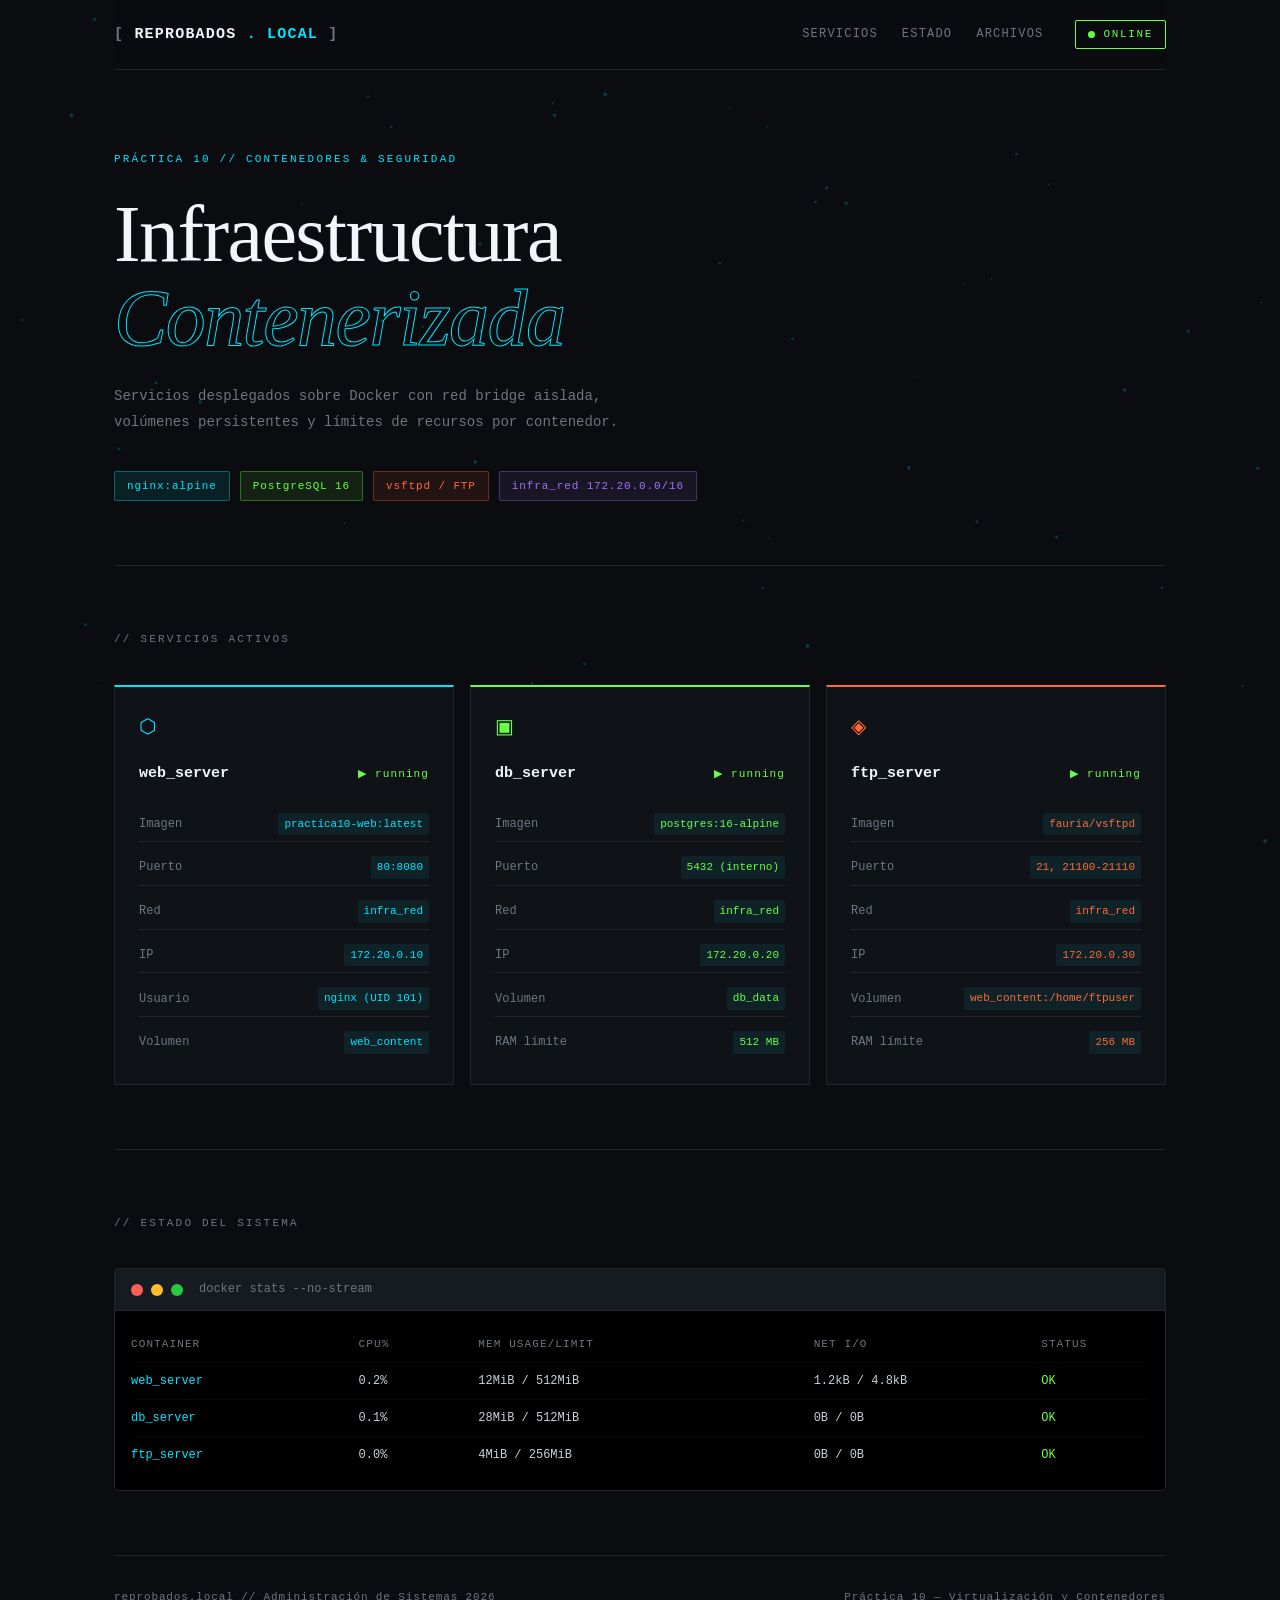
<file: scripts/tarea10/web/html/index.html>
<!DOCTYPE html>
<html lang="es">
<head>
  <meta charset="UTF-8" />
  <meta name="viewport" content="width=device-width, initial-scale=1.0" />
  <title>reprobados.local — Infraestructura</title>
  <link rel="stylesheet" href="css/style.css" />
</head>
<body>

  <!-- Fondo animado de partículas -->
  <canvas id="grid-canvas"></canvas>

  <div class="layout">

    <!-- ── Header ──────────────────────────────────────────── -->
    <header class="site-header">
      <div class="header-inner">
        <div class="logo">
          <span class="logo-bracket">[</span>
          <span class="logo-text">REPROBADOS</span>
          <span class="logo-dot">.</span>
          <span class="logo-local">LOCAL</span>
          <span class="logo-bracket">]</span>
        </div>
        <nav class="site-nav">
          <a href="#servicios">Servicios</a>
          <a href="#estado">Estado</a>
          <a href="/uploads/">Archivos</a>
        </nav>
        <div class="status-pill">
          <span class="pulse"></span>
          ONLINE
        </div>
      </div>
    </header>

    <!-- ── Hero ────────────────────────────────────────────── -->
    <section class="hero">
      <div class="hero-tag">PRÁCTICA 10 // CONTENEDORES &amp; SEGURIDAD</div>
      <h1 class="hero-title">
        Infraestructura<br/>
        <em>Contenerizada</em>
      </h1>
      <p class="hero-sub">
        Servicios desplegados sobre Docker con red bridge aislada,
        volúmenes persistentes y límites de recursos por contenedor.
      </p>
      <div class="hero-badges">
        <span class="badge badge-nginx">nginx:alpine</span>
        <span class="badge badge-pg">PostgreSQL 16</span>
        <span class="badge badge-ftp">vsftpd / FTP</span>
        <span class="badge badge-net">infra_red 172.20.0.0/16</span>
      </div>
    </section>

    <!-- ── Servicios ────────────────────────────────────────── -->
    <section class="section" id="servicios">
      <div class="section-label">// SERVICIOS ACTIVOS</div>
      <div class="services-grid">

        <div class="service-card" style="--accent: #00e5ff;">
          <div class="card-icon">⬡</div>
          <div class="card-header">
            <span class="card-name">web_server</span>
            <span class="card-status running">▶ running</span>
          </div>
          <div class="card-detail">
            <div class="detail-row"><span>Imagen</span><code>practica10-web:latest</code></div>
            <div class="detail-row"><span>Puerto</span><code>80:8080</code></div>
            <div class="detail-row"><span>Red</span><code>infra_red</code></div>
            <div class="detail-row"><span>IP</span><code>172.20.0.10</code></div>
            <div class="detail-row"><span>Usuario</span><code>nginx (UID 101)</code></div>
            <div class="detail-row"><span>Volumen</span><code>web_content</code></div>
          </div>
        </div>

        <div class="service-card" style="--accent: #69ff47;">
          <div class="card-icon">▣</div>
          <div class="card-header">
            <span class="card-name">db_server</span>
            <span class="card-status running">▶ running</span>
          </div>
          <div class="card-detail">
            <div class="detail-row"><span>Imagen</span><code>postgres:16-alpine</code></div>
            <div class="detail-row"><span>Puerto</span><code>5432 (interno)</code></div>
            <div class="detail-row"><span>Red</span><code>infra_red</code></div>
            <div class="detail-row"><span>IP</span><code>172.20.0.20</code></div>
            <div class="detail-row"><span>Volumen</span><code>db_data</code></div>
            <div class="detail-row"><span>RAM límite</span><code>512 MB</code></div>
          </div>
        </div>

        <div class="service-card" style="--accent: #ff6b35;">
          <div class="card-icon">◈</div>
          <div class="card-header">
            <span class="card-name">ftp_server</span>
            <span class="card-status running">▶ running</span>
          </div>
          <div class="card-detail">
            <div class="detail-row"><span>Imagen</span><code>fauria/vsftpd</code></div>
            <div class="detail-row"><span>Puerto</span><code>21, 21100-21110</code></div>
            <div class="detail-row"><span>Red</span><code>infra_red</code></div>
            <div class="detail-row"><span>IP</span><code>172.20.0.30</code></div>
            <div class="detail-row"><span>Volumen</span><code>web_content:/home/ftpuser</code></div>
            <div class="detail-row"><span>RAM límite</span><code>256 MB</code></div>
          </div>
        </div>

      </div>
    </section>

    <!-- ── Estado ───────────────────────────────────────────── -->
    <section class="section" id="estado">
      <div class="section-label">// ESTADO DEL SISTEMA</div>
      <div class="terminal-block">
        <div class="terminal-bar">
          <span class="t-dot t-red"></span>
          <span class="t-dot t-yellow"></span>
          <span class="t-dot t-green"></span>
          <span class="t-title">docker stats --no-stream</span>
        </div>
        <div class="terminal-body">
          <div class="t-row t-header">
            <span>CONTAINER</span><span>CPU%</span><span>MEM USAGE/LIMIT</span><span>NET I/O</span><span>STATUS</span>
          </div>
          <div class="t-row">
            <span class="t-name">web_server</span>
            <span class="t-cpu">0.2%</span>
            <span class="t-mem">12MiB / 512MiB</span>
            <span class="t-net">1.2kB / 4.8kB</span>
            <span class="t-ok">OK</span>
          </div>
          <div class="t-row">
            <span class="t-name">db_server</span>
            <span class="t-cpu">0.1%</span>
            <span class="t-mem">28MiB / 512MiB</span>
            <span class="t-net">0B / 0B</span>
            <span class="t-ok">OK</span>
          </div>
          <div class="t-row">
            <span class="t-name">ftp_server</span>
            <span class="t-cpu">0.0%</span>
            <span class="t-mem">4MiB / 256MiB</span>
            <span class="t-net">0B / 0B</span>
            <span class="t-ok">OK</span>
          </div>
        </div>
      </div>
    </section>

    <!-- ── Footer ───────────────────────────────────────────── -->
    <footer class="site-footer">
      <div class="footer-inner">
        <span>reprobados.local // Administración de Sistemas 2026</span>
        <span>Práctica 10 — Virtualización y Contenedores</span>
      </div>
    </footer>

  </div>

  <script src="js/canvas.js"></script>
</body>
</html>
</file>
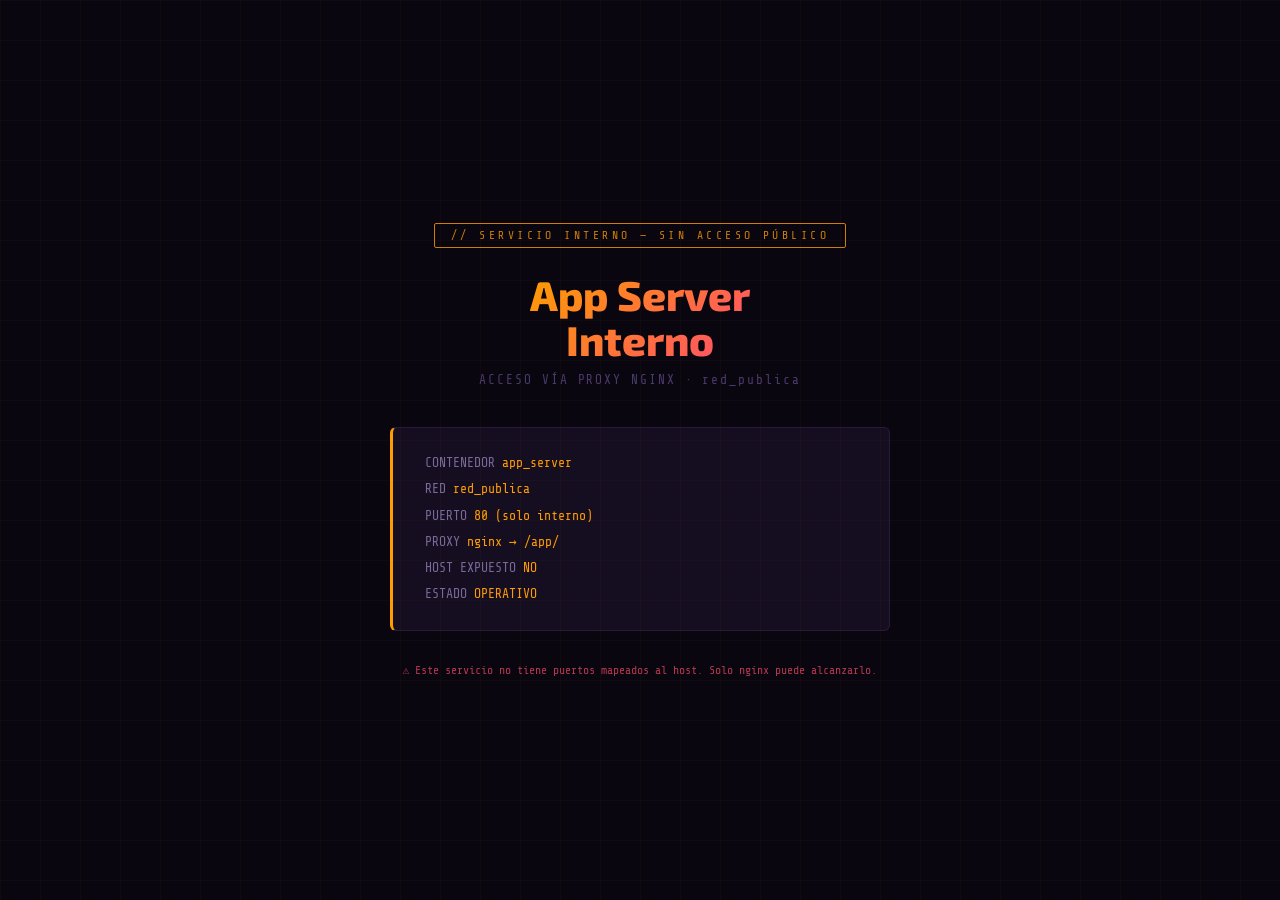
<file: scripts/tarea11/app/html/index.html>
<!DOCTYPE html>
<html lang="es">
<head>
<meta charset="UTF-8">
<meta name="viewport" content="width=device-width, initial-scale=1.0">
<title>App Server — Interno</title>
<style>
  @import url('https://fonts.googleapis.com/css2?family=Share+Tech+Mono&family=Exo+2:wght@300;600;800&display=swap');

  :root {
    --naranja: #ff9d00;
    --rojo:    #ff4d6d;
    --fondo:   #0a060f;
    --panel:   #150d20;
    --borde:   #2a1a3a;
    --texto:   #d8c8e8;
  }

  * { margin: 0; padding: 0; box-sizing: border-box; }

  body {
    background: var(--fondo);
    color: var(--texto);
    font-family: 'Exo 2', sans-serif;
    min-height: 100vh;
    display: flex;
    flex-direction: column;
    align-items: center;
    justify-content: center;
  }

  body::before {
    content: '';
    position: fixed;
    inset: 0;
    background-image:
      linear-gradient(rgba(255,157,0,0.03) 1px, transparent 1px),
      linear-gradient(90deg, rgba(255,157,0,0.03) 1px, transparent 1px);
    background-size: 40px 40px;
    pointer-events: none;
  }

  .badge {
    font-family: 'Share Tech Mono', monospace;
    font-size: 0.72rem;
    color: var(--naranja);
    letter-spacing: 0.3em;
    border: 1px solid var(--naranja);
    padding: 0.3rem 1rem;
    border-radius: 2px;
    margin-bottom: 1.5rem;
    opacity: 0.8;
  }

  h1 {
    font-size: 2.6rem;
    font-weight: 800;
    background: linear-gradient(135deg, var(--naranja), var(--rojo));
    -webkit-background-clip: text;
    -webkit-text-fill-color: transparent;
    text-align: center;
    line-height: 1.1;
    margin-bottom: 0.6rem;
  }

  .sub {
    font-family: 'Share Tech Mono', monospace;
    font-size: 0.8rem;
    color: #4a3a6a;
    letter-spacing: 0.15em;
    text-align: center;
    margin-bottom: 2.5rem;
  }

  .info-box {
    background: var(--panel);
    border: 1px solid var(--borde);
    border-left: 3px solid var(--naranja);
    border-radius: 6px;
    padding: 1.4rem 2rem;
    width: min(500px, 88vw);
    font-family: 'Share Tech Mono', monospace;
    font-size: 0.82rem;
    line-height: 2;
    color: #7a6a9a;
  }

  .info-box span { color: var(--naranja); }

  .warning {
    margin-top: 2rem;
    display: flex;
    align-items: center;
    gap: 0.6rem;
    font-family: 'Share Tech Mono', monospace;
    font-size: 0.72rem;
    color: var(--rojo);
    opacity: 0.7;
  }
</style>
</head>
<body>

<div class="badge">// SERVICIO INTERNO — SIN ACCESO PÚBLICO</div>

<h1>App Server<br>Interno</h1>
<div class="sub">ACCESO VÍA PROXY NGINX · red_publica</div>

<div class="info-box">
  <div>CONTENEDOR  <span>app_server</span></div>
  <div>RED         <span>red_publica</span></div>
  <div>PUERTO      <span>80 (solo interno)</span></div>
  <div>PROXY       <span>nginx → /app/</span></div>
  <div>HOST EXPUESTO <span>NO</span></div>
  <div>ESTADO      <span>OPERATIVO</span></div>
</div>

<div class="warning">
  ⚠ Este servicio no tiene puertos mapeados al host.
  Solo nginx puede alcanzarlo.
</div>

</body>
</html>
</file>
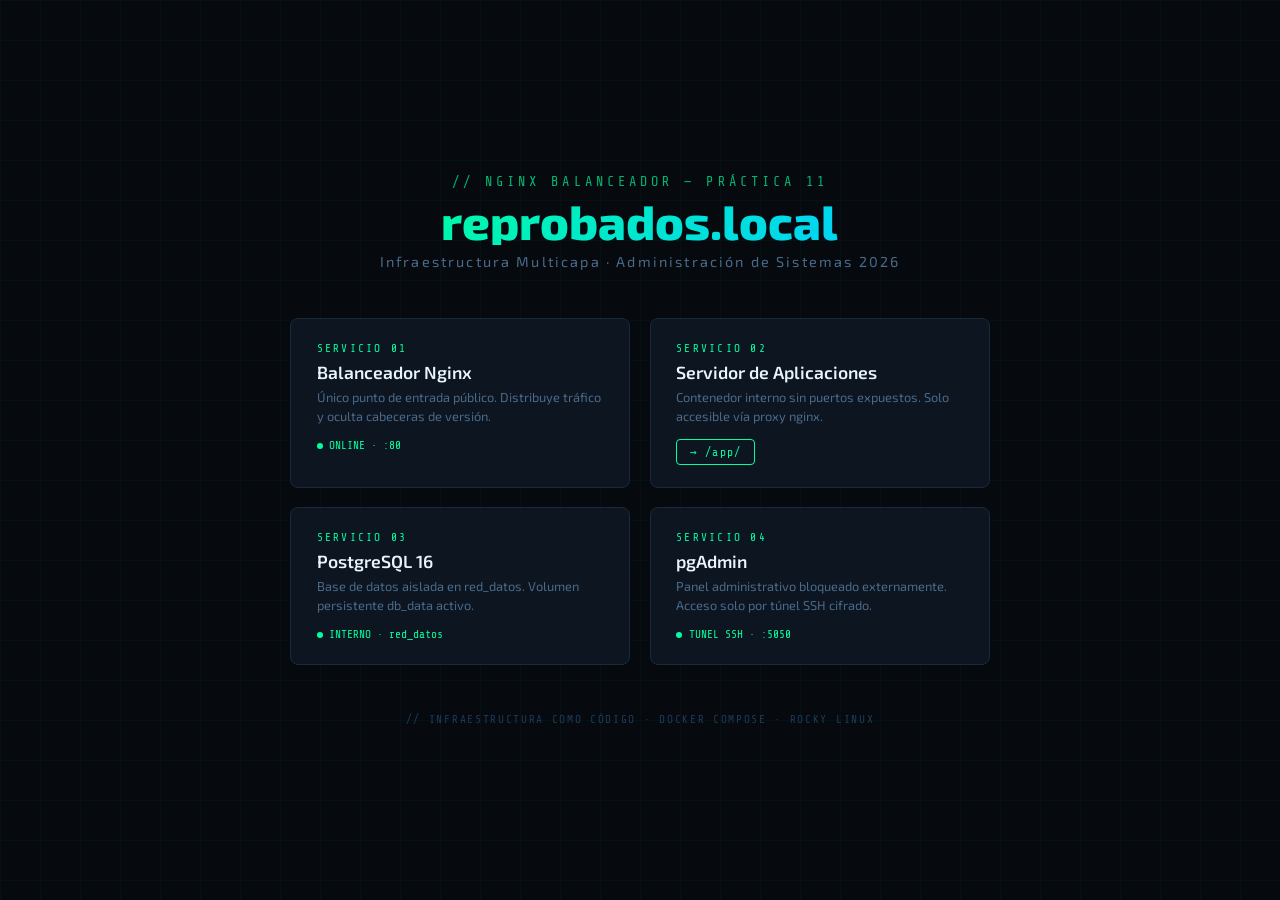
<file: scripts/tarea11/nginx/html/index.html>
<!DOCTYPE html>
<html lang="es">
<head>
<meta charset="UTF-8">
<meta name="viewport" content="width=device-width, initial-scale=1.0">
<title>reprobados.local — Infraestructura</title>
<style>
  @import url('https://fonts.googleapis.com/css2?family=Share+Tech+Mono&family=Exo+2:wght@300;600;800&display=swap');

  :root {
    --verde:   #00ff9d;
    --azul:    #00cfff;
    --fondo:   #060a0f;
    --panel:   #0d1520;
    --borde:   #1a2a3a;
    --texto:   #c8d8e8;
  }

  * { margin: 0; padding: 0; box-sizing: border-box; }

  body {
    background: var(--fondo);
    color: var(--texto);
    font-family: 'Exo 2', sans-serif;
    min-height: 100vh;
    display: flex;
    flex-direction: column;
    align-items: center;
    justify-content: center;
    overflow: hidden;
  }

  /* Grid de fondo */
  body::before {
    content: '';
    position: fixed;
    inset: 0;
    background-image:
      linear-gradient(rgba(0,255,157,0.03) 1px, transparent 1px),
      linear-gradient(90deg, rgba(0,255,157,0.03) 1px, transparent 1px);
    background-size: 40px 40px;
    pointer-events: none;
  }

  header {
    text-align: center;
    margin-bottom: 3rem;
  }

  .logo {
    font-family: 'Share Tech Mono', monospace;
    font-size: 0.85rem;
    color: var(--verde);
    letter-spacing: 0.3em;
    margin-bottom: 0.5rem;
    opacity: 0.7;
  }

  h1 {
    font-size: 3rem;
    font-weight: 800;
    background: linear-gradient(135deg, var(--verde), var(--azul));
    -webkit-background-clip: text;
    -webkit-text-fill-color: transparent;
    line-height: 1;
  }

  .subtitle {
    font-size: 0.9rem;
    color: #4a6a8a;
    margin-top: 0.5rem;
    letter-spacing: 0.15em;
  }

  .grid {
    display: grid;
    grid-template-columns: repeat(2, 1fr);
    gap: 1.2rem;
    width: min(700px, 90vw);
  }

  .card {
    background: var(--panel);
    border: 1px solid var(--borde);
    border-radius: 8px;
    padding: 1.4rem 1.6rem;
    position: relative;
    overflow: hidden;
    transition: border-color 0.3s, transform 0.2s;
  }

  .card:hover {
    border-color: var(--verde);
    transform: translateY(-2px);
  }

  .card::before {
    content: '';
    position: absolute;
    top: 0; left: 0; right: 0;
    height: 2px;
    background: linear-gradient(90deg, var(--verde), var(--azul));
    opacity: 0;
    transition: opacity 0.3s;
  }

  .card:hover::before { opacity: 1; }

  .card-label {
    font-family: 'Share Tech Mono', monospace;
    font-size: 0.7rem;
    color: var(--verde);
    letter-spacing: 0.2em;
    margin-bottom: 0.4rem;
  }

  .card-title {
    font-size: 1.1rem;
    font-weight: 600;
    color: #e8f4ff;
    margin-bottom: 0.3rem;
  }

  .card-desc {
    font-size: 0.8rem;
    color: #4a6a8a;
    line-height: 1.5;
  }

  .status {
    display: inline-flex;
    align-items: center;
    gap: 0.4rem;
    font-family: 'Share Tech Mono', monospace;
    font-size: 0.7rem;
    color: var(--verde);
    margin-top: 0.8rem;
  }

  .dot {
    width: 6px; height: 6px;
    border-radius: 50%;
    background: var(--verde);
    animation: pulse 2s infinite;
  }

  @keyframes pulse {
    0%, 100% { opacity: 1; }
    50%       { opacity: 0.3; }
  }

  .app-link {
    display: inline-block;
    margin-top: 0.8rem;
    padding: 0.3rem 0.8rem;
    border: 1px solid var(--verde);
    border-radius: 4px;
    color: var(--verde);
    text-decoration: none;
    font-family: 'Share Tech Mono', monospace;
    font-size: 0.72rem;
    letter-spacing: 0.1em;
    transition: background 0.2s, color 0.2s;
  }

  .app-link:hover {
    background: var(--verde);
    color: var(--fondo);
  }

  footer {
    margin-top: 3rem;
    font-family: 'Share Tech Mono', monospace;
    font-size: 0.7rem;
    color: #1a3a5a;
    letter-spacing: 0.15em;
  }
</style>
</head>
<body>

<header>
  <div class="logo">// NGINX BALANCEADOR — PRÁCTICA 11</div>
  <h1>reprobados.local</h1>
  <div class="subtitle">Infraestructura Multicapa · Administración de Sistemas 2026</div>
</header>

<div class="grid">

  <div class="card">
    <div class="card-label">SERVICIO 01</div>
    <div class="card-title">Balanceador Nginx</div>
    <div class="card-desc">Único punto de entrada público. Distribuye tráfico y oculta cabeceras de versión.</div>
    <div class="status"><span class="dot"></span>ONLINE · :80</div>
  </div>

  <div class="card">
    <div class="card-label">SERVICIO 02</div>
    <div class="card-title">Servidor de Aplicaciones</div>
    <div class="card-desc">Contenedor interno sin puertos expuestos. Solo accesible vía proxy nginx.</div>
    <a href="/app/" class="app-link">→ /app/</a>
  </div>

  <div class="card">
    <div class="card-label">SERVICIO 03</div>
    <div class="card-title">PostgreSQL 16</div>
    <div class="card-desc">Base de datos aislada en red_datos. Volumen persistente db_data activo.</div>
    <div class="status"><span class="dot"></span>INTERNO · red_datos</div>
  </div>

  <div class="card">
    <div class="card-label">SERVICIO 04</div>
    <div class="card-title">pgAdmin</div>
    <div class="card-desc">Panel administrativo bloqueado externamente. Acceso solo por túnel SSH cifrado.</div>
    <div class="status"><span class="dot"></span>TUNEL SSH · :5050</div>
  </div>

</div>

<footer>// INFRAESTRUCTURA COMO CÓDIGO · DOCKER COMPOSE · ROCKY LINUX</footer>

</body>
</html>
</file>
<file: scripts/tarea10/web/html/css/style.css>
/* ── Variables ─────────────────────────────────────────────── */
:root {
  --bg:        #0a0c0f;
  --surface:   #0f1318;
  --surface2:  #161b22;
  --border:    #21262d;
  --text:      #c9d1d9;
  --text-dim:  #6e7681;
  --text-bright: #f0f6fc;
  --accent:    #00e5ff;
  --green:     #69ff47;
  --orange:    #ff6b35;
  --font-mono: 'Courier New', 'Lucida Console', monospace;
  --font-display: Georgia, 'Times New Roman', serif;
}

/* ── Reset ─────────────────────────────────────────────────── */
*, *::before, *::after { box-sizing: border-box; margin: 0; padding: 0; }
html { scroll-behavior: smooth; }

body {
  background: var(--bg);
  color: var(--text);
  font-family: var(--font-mono);
  font-size: 14px;
  line-height: 1.7;
  overflow-x: hidden;
}

/* ── Canvas fondo ──────────────────────────────────────────── */
#grid-canvas {
  position: fixed;
  inset: 0;
  z-index: 0;
  opacity: 0.35;
  pointer-events: none;
}

/* ── Layout ────────────────────────────────────────────────── */
.layout {
  position: relative;
  z-index: 1;
  max-width: 1100px;
  margin: 0 auto;
  padding: 0 24px;
}

/* ── Header ────────────────────────────────────────────────── */
.site-header {
  border-bottom: 1px solid var(--border);
  padding: 20px 0;
  position: sticky;
  top: 0;
  background: rgba(10, 12, 15, 0.92);
  backdrop-filter: blur(12px);
  z-index: 100;
}
.header-inner {
  display: flex;
  align-items: center;
  gap: 32px;
}
.logo {
  font-size: 15px;
  font-weight: bold;
  letter-spacing: 0.08em;
  white-space: nowrap;
}
.logo-bracket  { color: var(--text-dim); }
.logo-text     { color: var(--text-bright); }
.logo-dot      { color: var(--accent); }
.logo-local    { color: var(--accent); }

.site-nav {
  display: flex;
  gap: 24px;
  margin-left: auto;
}
.site-nav a {
  color: var(--text-dim);
  text-decoration: none;
  font-size: 12px;
  letter-spacing: 0.1em;
  text-transform: uppercase;
  transition: color 0.2s;
}
.site-nav a:hover { color: var(--accent); }

.status-pill {
  display: flex;
  align-items: center;
  gap: 8px;
  font-size: 11px;
  letter-spacing: 0.15em;
  color: var(--green);
  border: 1px solid var(--green);
  padding: 4px 12px;
  border-radius: 2px;
}
.pulse {
  width: 7px; height: 7px;
  border-radius: 50%;
  background: var(--green);
  animation: pulse 2s infinite;
}
@keyframes pulse {
  0%, 100% { opacity: 1; }
  50%       { opacity: 0.3; }
}

/* ── Hero ──────────────────────────────────────────────────── */
.hero {
  padding: 80px 0 64px;
  border-bottom: 1px solid var(--border);
}
.hero-tag {
  font-size: 11px;
  letter-spacing: 0.2em;
  color: var(--accent);
  margin-bottom: 24px;
  opacity: 0;
  animation: fadeUp 0.6s 0.1s forwards;
}
.hero-title {
  font-family: var(--font-display);
  font-size: clamp(48px, 8vw, 80px);
  font-weight: normal;
  line-height: 1.05;
  color: var(--text-bright);
  letter-spacing: -0.02em;
  margin-bottom: 24px;
  opacity: 0;
  animation: fadeUp 0.6s 0.2s forwards;
}
.hero-title em {
  font-style: italic;
  color: transparent;
  -webkit-text-stroke: 1px var(--accent);
}
.hero-sub {
  font-size: 14px;
  color: var(--text-dim);
  max-width: 520px;
  line-height: 1.8;
  margin-bottom: 36px;
  opacity: 0;
  animation: fadeUp 0.6s 0.3s forwards;
}
.hero-badges {
  display: flex;
  flex-wrap: wrap;
  gap: 10px;
  opacity: 0;
  animation: fadeUp 0.6s 0.4s forwards;
}
.badge {
  font-size: 11px;
  letter-spacing: 0.08em;
  padding: 5px 12px;
  border-radius: 2px;
  font-family: var(--font-mono);
}
.badge-nginx  { background: #00e5ff18; border: 1px solid #00e5ff55; color: #00e5ff; }
.badge-pg     { background: #69ff4718; border: 1px solid #69ff4755; color: #69ff47; }
.badge-ftp    { background: #ff6b3518; border: 1px solid #ff6b3555; color: #ff6b35; }
.badge-net    { background: #a371f718; border: 1px solid #a371f755; color: #a371f7; }

/* ── Sections ──────────────────────────────────────────────── */
.section {
  padding: 64px 0;
  border-bottom: 1px solid var(--border);
}
.section-label {
  font-size: 11px;
  letter-spacing: 0.2em;
  color: var(--text-dim);
  margin-bottom: 36px;
}

/* ── Service cards ─────────────────────────────────────────── */
.services-grid {
  display: grid;
  grid-template-columns: repeat(auto-fit, minmax(300px, 1fr));
  gap: 16px;
}
.service-card {
  background: var(--surface);
  border: 1px solid var(--border);
  border-top: 2px solid var(--accent);
  padding: 24px;
  transition: transform 0.2s, box-shadow 0.2s;
}
.service-card:hover {
  transform: translateY(-3px);
  box-shadow: 0 8px 32px rgba(0,0,0,0.4);
}
.card-icon {
  font-size: 20px;
  color: var(--accent);
  margin-bottom: 16px;
}
.card-header {
  display: flex;
  align-items: center;
  justify-content: space-between;
  margin-bottom: 20px;
}
.card-name {
  font-size: 15px;
  color: var(--text-bright);
  font-weight: bold;
}
.card-status {
  font-size: 11px;
  letter-spacing: 0.1em;
}
.card-status.running { color: var(--green); }

.card-detail { display: flex; flex-direction: column; gap: 8px; }
.detail-row {
  display: flex;
  align-items: center;
  justify-content: space-between;
  font-size: 12px;
  padding: 6px 0;
  border-bottom: 1px solid var(--border);
}
.detail-row:last-child { border-bottom: none; }
.detail-row span:first-child { color: var(--text-dim); }
.detail-row code {
  font-family: var(--font-mono);
  color: var(--accent);
  background: rgba(0,229,255,0.07);
  padding: 2px 6px;
  border-radius: 2px;
  font-size: 11px;
}

/* ── Terminal block ────────────────────────────────────────── */
.terminal-block {
  background: #000;
  border: 1px solid var(--border);
  border-radius: 4px;
  overflow: hidden;
  font-size: 12px;
}
.terminal-bar {
  display: flex;
  align-items: center;
  gap: 8px;
  background: var(--surface2);
  padding: 10px 16px;
  border-bottom: 1px solid var(--border);
}
.t-dot { width: 12px; height: 12px; border-radius: 50%; }
.t-red    { background: #ff5f56; }
.t-yellow { background: #ffbd2e; }
.t-green  { background: #27c93f; }
.t-title  { color: var(--text-dim); font-size: 12px; margin-left: 8px; }

.terminal-body { padding: 16px; }
.t-row {
  display: grid;
  grid-template-columns: 1fr 0.5fr 1.5fr 1fr 0.5fr;
  gap: 12px;
  padding: 8px 0;
  border-bottom: 1px solid #ffffff08;
}
.t-row:last-child { border-bottom: none; }
.t-header { color: var(--text-dim); font-size: 11px; letter-spacing: 0.1em; }
.t-name { color: var(--accent); }
.t-cpu, .t-mem, .t-net { color: var(--text); }
.t-ok  { color: var(--green); }

/* ── Footer ────────────────────────────────────────────────── */
.site-footer {
  padding: 32px 0;
  color: var(--text-dim);
  font-size: 11px;
  letter-spacing: 0.08em;
}
.footer-inner {
  display: flex;
  justify-content: space-between;
  flex-wrap: wrap;
  gap: 8px;
}

/* ── Animaciones ───────────────────────────────────────────── */
@keyframes fadeUp {
  from { opacity: 0; transform: translateY(16px); }
  to   { opacity: 1; transform: translateY(0); }
}
</file>
